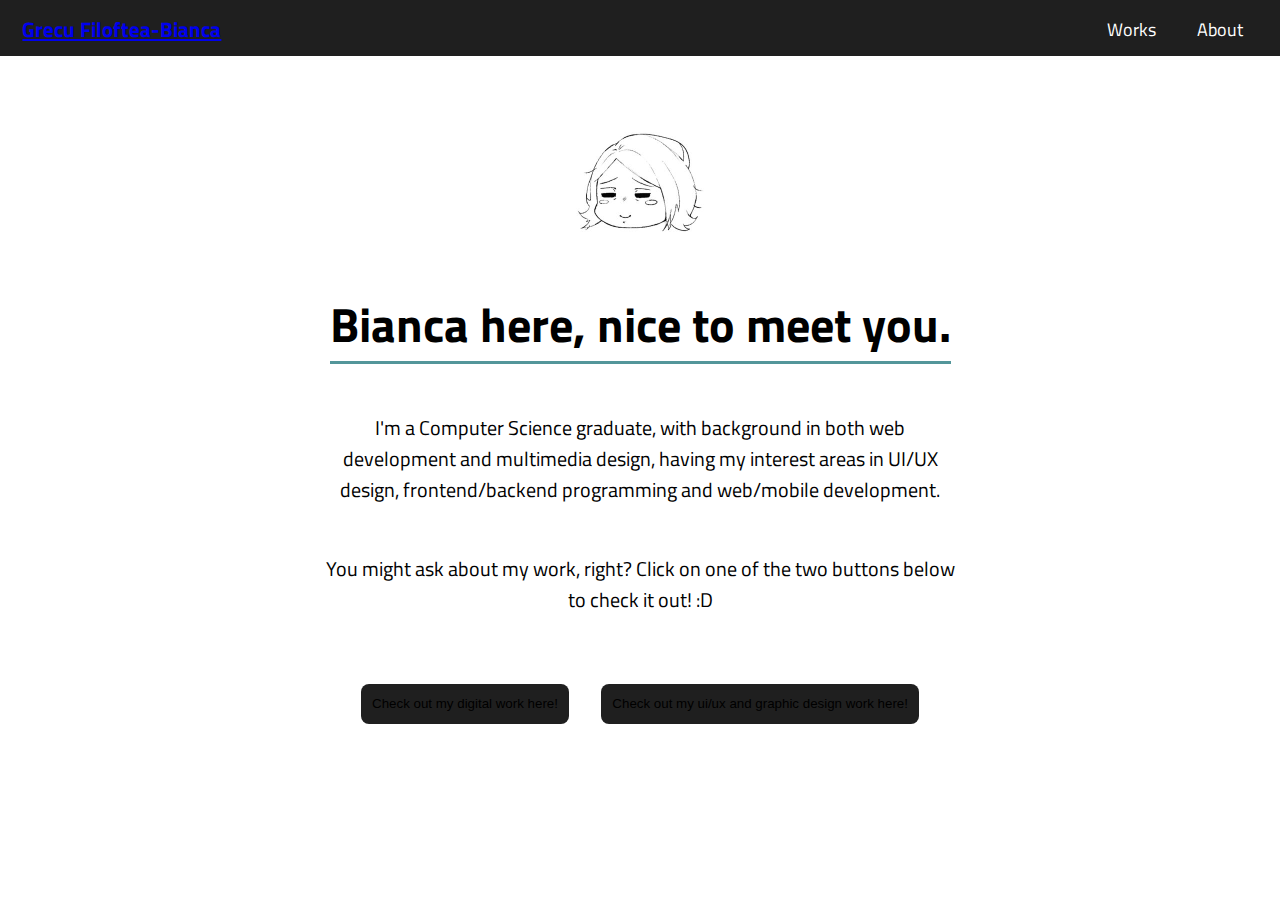
<file: index.html>
<!doctype html>
<html>
<head>
<meta charset="utf-8">
	<meta name="viewport" content="width=device-width,initial-scale=1.0">
	<meta http-equiv="X-UA-Compatible" content="IE-edge">
	<link rel="stylesheet" href="css/index.css">
	<link href="https://fonts.googleapis.com/css?family=Titillium+Web&display=swap" rel="stylesheet">
	<link rel="stylesheet" href="https://cdnjs.cloudflare.com/ajax/libs/font-awesome/4.7.0/css/font-awesome.min.css">
	<link rel="shortcut icon" type="image/x-icon" href="img/favicon.png"/>
	
<title>Home</title>
</head>

<body>
	<!-- navigation bar -->
	<nav class="navigation" id="burger_menu">
		<h1><a href="index.html">Grecu Filoftea-Bianca</a></h1>
					<!-- For phone and tablet -->
					<a href="#" class="hamburger">
						<span class="bar"></span>
						<span class="bar"></span>
						<span class="bar"></span>
					</a>
			
		<div class="nav_links">
		<ul>
			<li id="dropdown_works"><a>Works</a>
			<ul id="dropdown_list">
				<li><a href="webdev.html">Digital Projects</a></li>
				<li><a href="uiux.html">UI/UX & Graphic Design</a></li>
			</ul>
		</li>
			<li><a href="about.html">About</a></li>
		</ul>
	</div>
	</nav>

	<!-- header -->
	<header class="welcome">
		<img class="icon" src="img/icon.jpg" width="200" height="200">
		<h1>Bianca here, nice to meet you.</h1>
		<p>I'm a Computer Science graduate, with background in both web development and multimedia design, having my interest areas in UI/UX design, frontend/backend programming and web/mobile development.
		<p>You might ask about my work, right? Click on one of the two buttons below to check it out! :D</p>
		</p>
	</header>

	<section class="work">
		<a href="webdev.html"><button>
			Check out my digital work here!
		</button></a>

		<a href="uiux.html"><button>
			Check out my ui/ux and graphic design work here!
		</button></a>

	</section>

	<script src="js/app.js"></script>
	
</body>
</html>
</file>
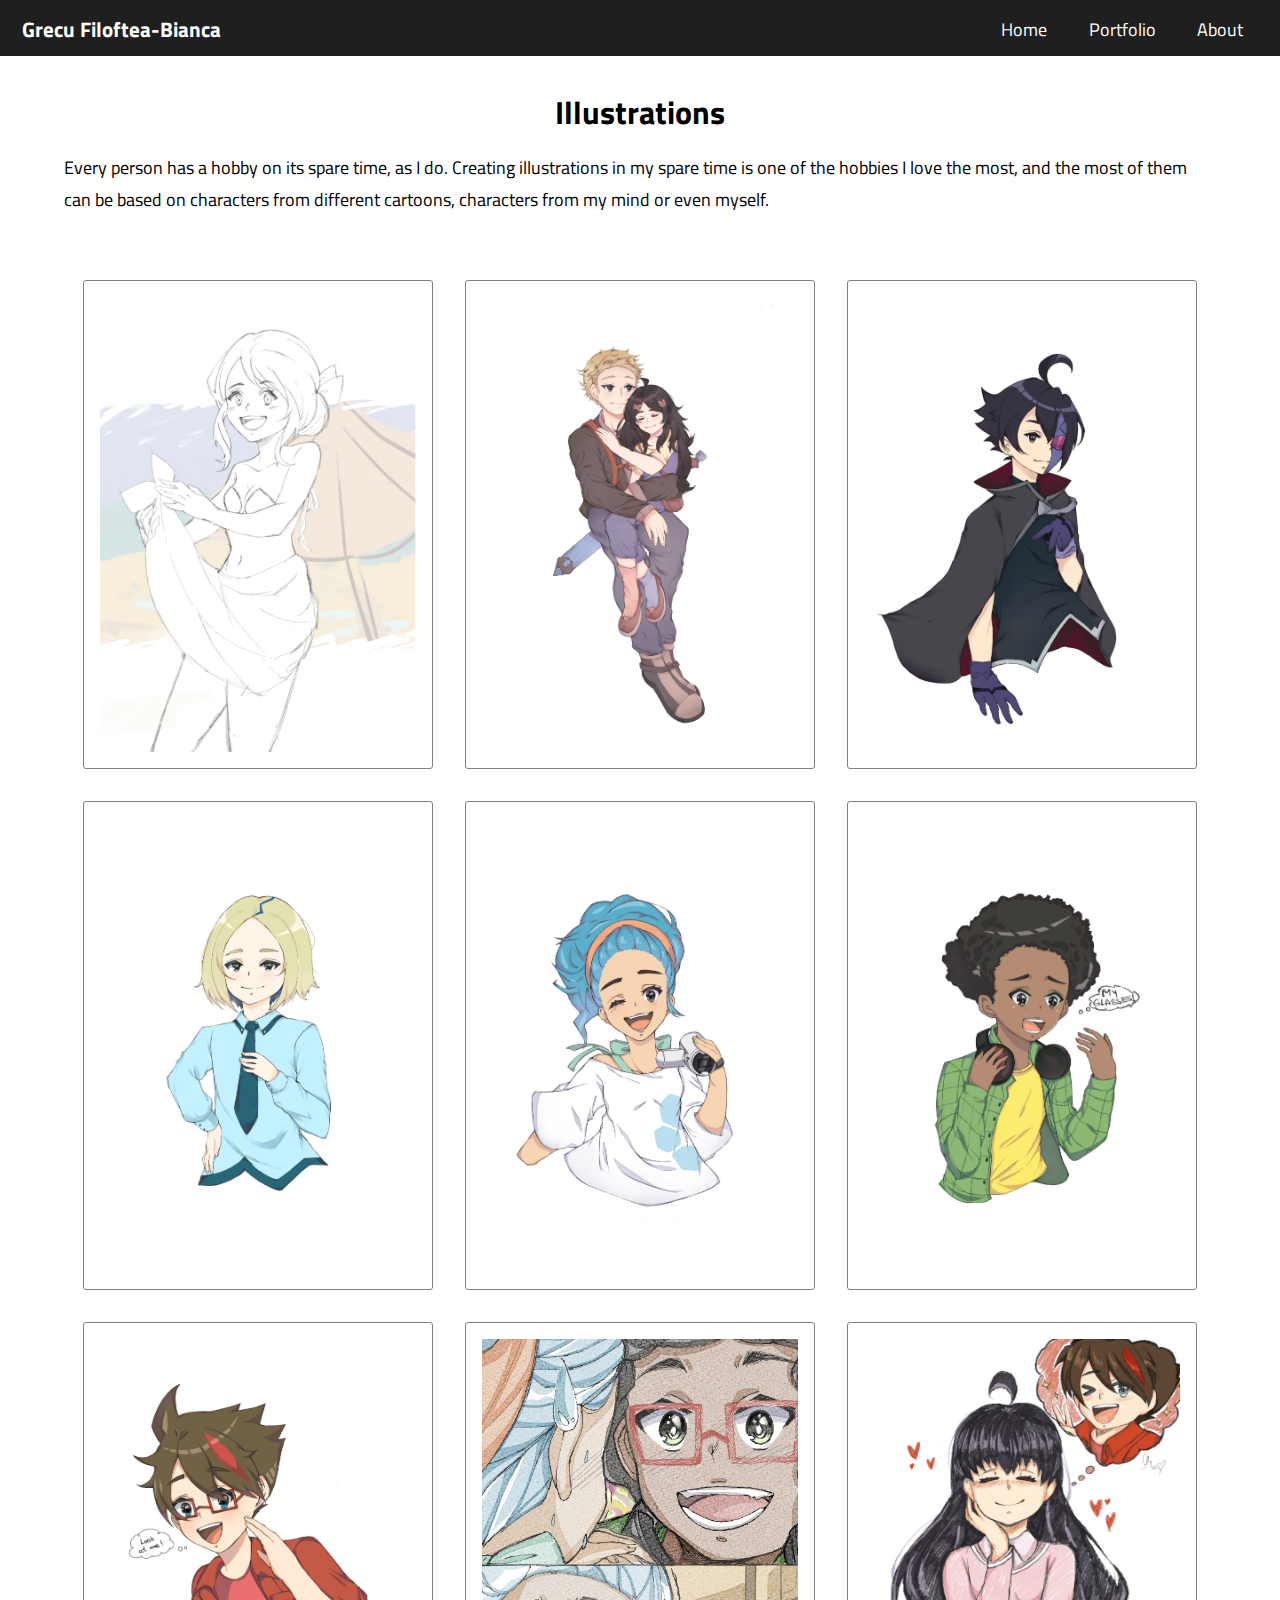
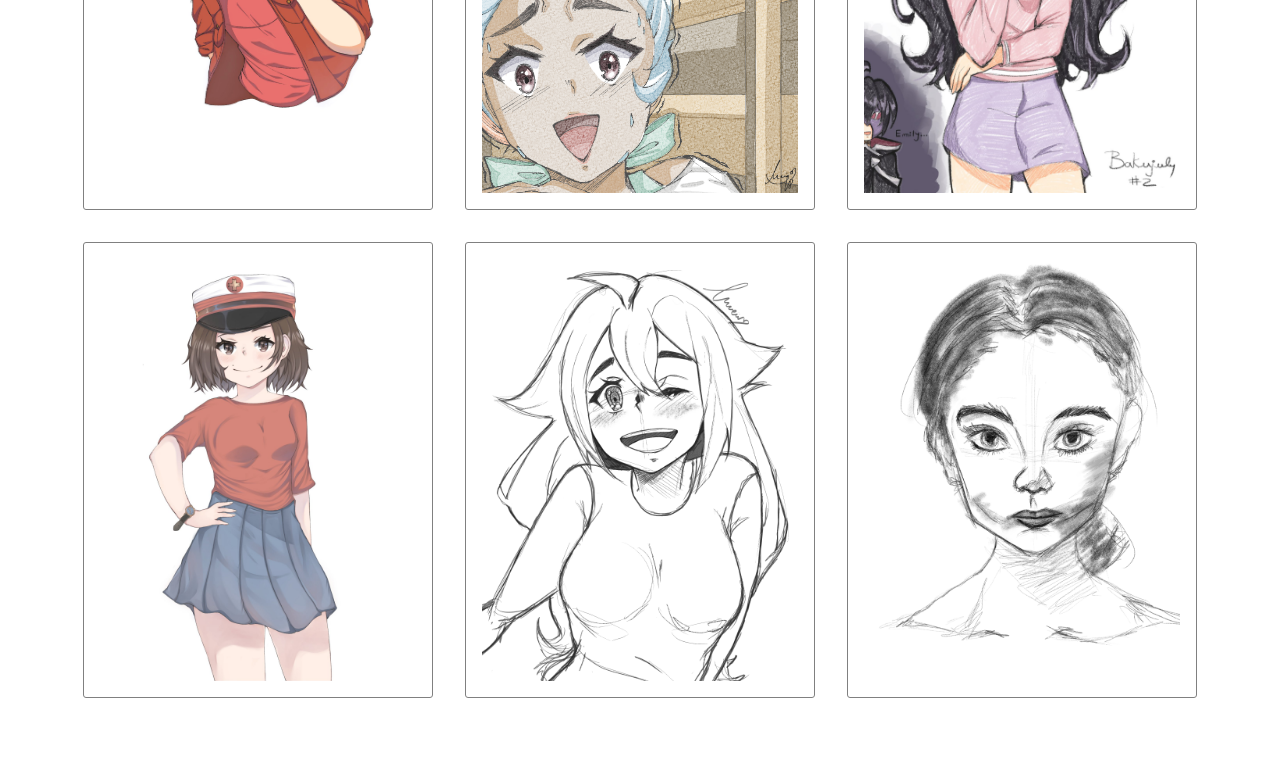
<file: art.html>
<!DOCTYPE html>
<html>
<head>
    <meta charset="UTF-8">
    <meta name="viewport" content="width=device-width, initial-scale=1.0">
    <meta http-equiv="X-UA-Compatible" content="IE-edge">
    <link rel="stylesheet" href="css/art.css">
    <link href="https://fonts.googleapis.com/css?family=Titillium+Web&display=swap" rel="stylesheet">
    <link rel="stylesheet" href="https://cdnjs.cloudflare.com/ajax/libs/font-awesome/4.7.0/css/font-awesome.min.css">
    <link rel="shortcut icon" type="image/x-icon" href="img/favicon.png"/>
    
    <title>Illustrations</title>
</head>

<body>

    <nav class="navigation">
        <input type="checkbox" id="box">
        <label for="check_box" class="menu">
            <i class="fa fa-bars"></i>
        </label>
		<h1>Grecu Filoftea-Bianca</h1>
		<ul>
			<li><a href="home.html">Home</a></li>
			<li><p class="portfolio">Portfolio</p>
			<ul class="dropdown">
				<li><a href="webdev.html">Web Development</a></li>
				<li><a href="uiux.html">UI/UX Design</a></li>
				<li><a href="art.html">Illustrations</a></li>
			</ul>
		</li>
			<li><a href="about.html">About</a></li>
		</ul>
	</nav>

    <header class="art">
        <h1>Illustrations</h1>
        <p>Every person has a hobby on its spare time, as I do. Creating illustrations in my spare time is one of the hobbies I love the most, and the most of them can be based on characters from different cartoons,
           characters from my mind or even myself.
        </p>
    </header>

    <div class="art_gallery">
        <ul class="illusts">
            <li>
                <img src="img/illust 1.jpg" alt="">
            </li>
            <li>
                <img src="img/illust 2.jpg" alt="">
            </li>
            <li>
                <img src="img/illust 3.jpg" alt="">
            </li>
            <li>
                <img src="img/illust 4.jpg" alt="">
            </li>
            <li>
                <img src="img/illust 5.jpg" alt="">
            </li>
            <li>
                <img src="img/illust 6.jpg" alt="">
            </li>
            <li>
                <img src="img/illust 7.jpg" alt="">
            </li>
            <li>
                <img src="img/illust 8.png" alt="">
            </li>
            <li>
                <img src="img/illust 9.jpg" alt="">
            </li>
            <li>
                <img src="img/illust 10.jpg" alt="">
            </li>
            <li>
                <img src="img/illust 11.png" alt="">
            </li>
            <li>
                <img src="img/illust 12.png" alt="">
            </li>
        </ul>
    </div>

    <script src="js/app.js"></script>

</body>
</html>
</file>
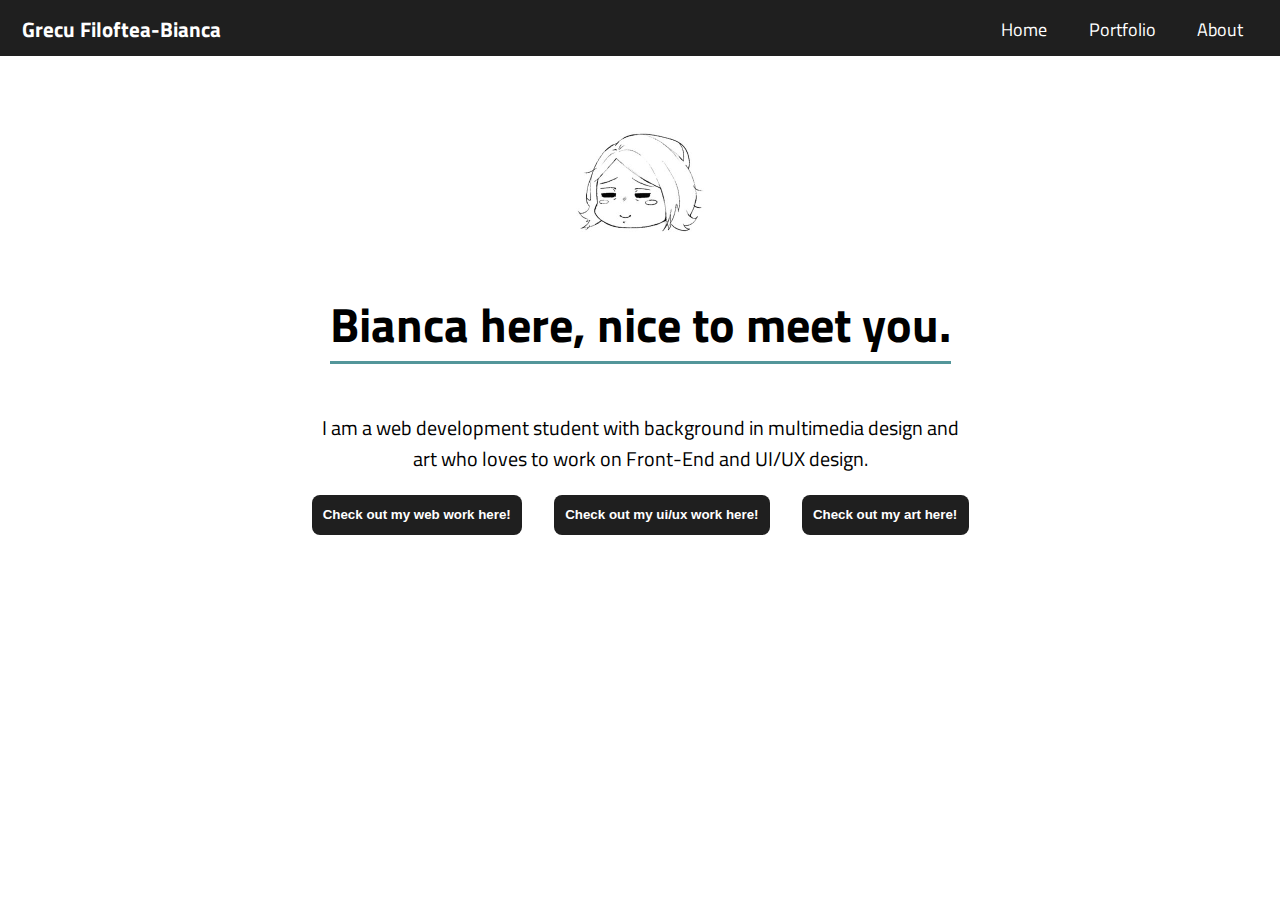
<file: home.html>
<!doctype html>
<html>
<head>
<meta charset="utf-8">
	<meta name="viewport" content="width=device-width,initial-scale=1.0">
	<meta http-equiv="X-UA-Compatible" content="IE-edge">
	<link rel="stylesheet" href="css/home.css">
	<link href="https://fonts.googleapis.com/css?family=Titillium+Web&display=swap" rel="stylesheet">
	<link rel="stylesheet" href="https://cdnjs.cloudflare.com/ajax/libs/font-awesome/4.7.0/css/font-awesome.min.css">
	<link rel="shortcut icon" type="image/x-icon" href="img/favicon.png"/>
	
<title>Home</title>
</head>

<body>
	<!-- navigation bar -->
	<nav class="navigation" id="burger_menu">
		<h1>Grecu Filoftea-Bianca</h1>
		<ul>
			<li><a href="home.html">Home</a></li>
			<li><p class="portfolio">Portfolio</p>
			<ul>
				<li><a href="webdev.html">Web Development</a></li>
				<li><a href="uiux.html">UI/UX Design</a></li>
				<li><a href="art.html">Illustrations</a></li>
			</ul>
		</li>
			<li><a href="about.html">About</a></li>
		</ul>
		<label id="menu">
		<i class="fa fa-bars"></i>
	    </label> 
	</nav>

	<!-- header -->
	<header class="welcome">
		<img class="icon" src="img/icon.jpg" width="200" height="200">
		<h1>Bianca here, nice to meet you.</h1>
		<p>I am a web development student with background in multimedia design and art
			who loves to work on Front-End and UI/UX design.
		</p>
	</header>

	<section class="work">
		<button>
			<a href="webdev.html">Check out my web work here!</a>
		</button>

		<button>
			<a href="uiux.html">Check out my ui/ux work here!</a>
		</button>

		<button>
			<a href="art.html">Check out my art here!</a>
		</button>
	</section>

	<script src="js/app.js"></script>
	
</body>
</html>
</file>
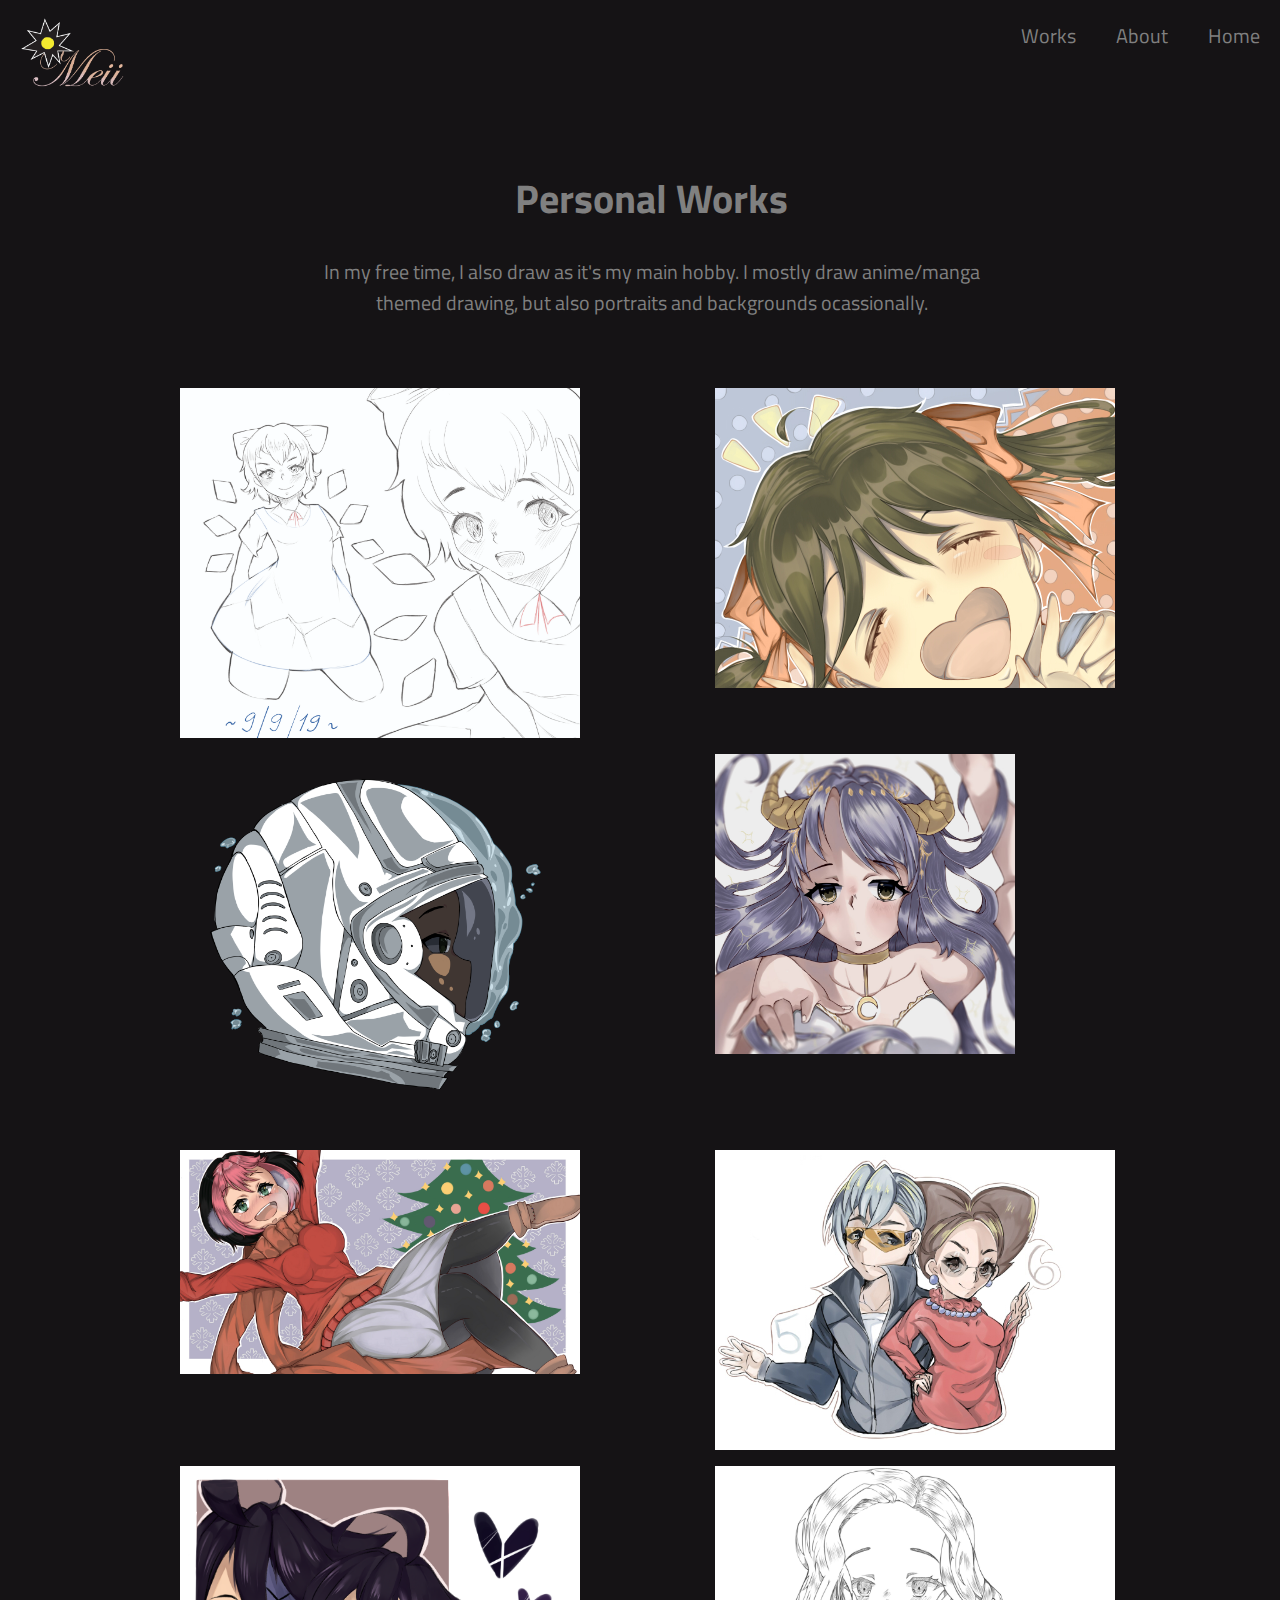
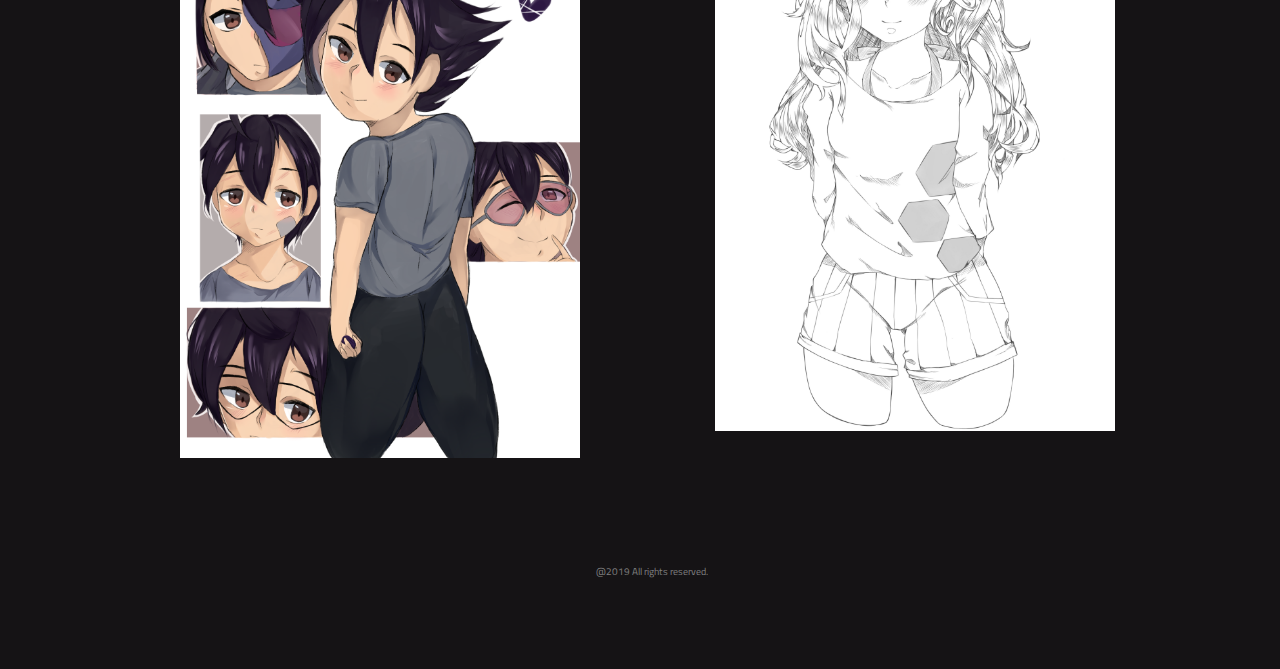
<file: personalwork.html>
<!doctype html>
<html>
<head>
<meta charset="utf-8">
	<meta name="viewport" content="width=devide-width,initial-scale=1.0">
	<meta http-equiv="X-UA-Compatible" content="ie=edge">
	<link rel="stylesheet" href="personalwork.css">
	<link href="https://fonts.googleapis.com/css?family=Titillium+Web&display=swap" rel="stylesheet">
	<link rel="shortcut icon" type="image/x-icon" href="img/favicon.png"/>
	
<title>Personal Works</title>
</head>

<body>
	<div class="wrapper">
	<div class="logo"><a href="front.html"><img src="img/logo.png" alt="Logo" width="150" height="100"></a></div>
	<nav class="navbar">
		<a href="home.html">Home</a>
		<a href="about.html">About</a>
  <nav class="dropdown">
    <button class="dropbtn">Works<i class="fa fa-caret-down">
		</i>
    </button>
    <nav class="dropdown-content">
      <a href="professionalwork.html">Professional Work</a>
      <a href="personalwork.html">Personal Work</a>
      <a href="animationsandvideos.html">Animations and Videos</a>
	  </nav>
  </nav>
</nav>
	  <article class="header"><h1>Personal Works</h1>
		<p1>In my free time, I also draw as it's my main hobby.</p1> 
		<p2>I mostly draw anime/manga themed drawing, but also portraits and backgrounds ocassionally.</p2></article>
	
	<article class="item1"><img src="img/cirno2.jpg" href="Space Odyssey" alt="category" width="400" height="350">
	</article>
    <article class="item2"><img src="img/finished.jpg" href="drawing" alt="category" width="400"></article>
	<article class="item3"><img src="img/project1.png" href="spaceproject" alt="category" width="400" height="380"></article>
	<article class="item4"><img src="img/heh.jpg" href="drawing2" alt="category" width="300"></article>
		<article class="item5"><img src="img/meii18.jpg" hre="contest" alt="category" width="400"></article>
	    <article class="item6"><img src="img/6.jpg" href="drawing3" alt="category" width="400" height="300"></article>
		<article class="item7"><img src="img/magnus lol.png" href="drawing4" alt="category" width="400"></article>
		<article class="item8"><img src="img/NewCanvas1lia.jpg" href="sketch" alt="category" width="400"></article>
		<article class="footer"><p>@2019 All rights reserved.</p></article>
	</div>
</body>
</html>
</file>
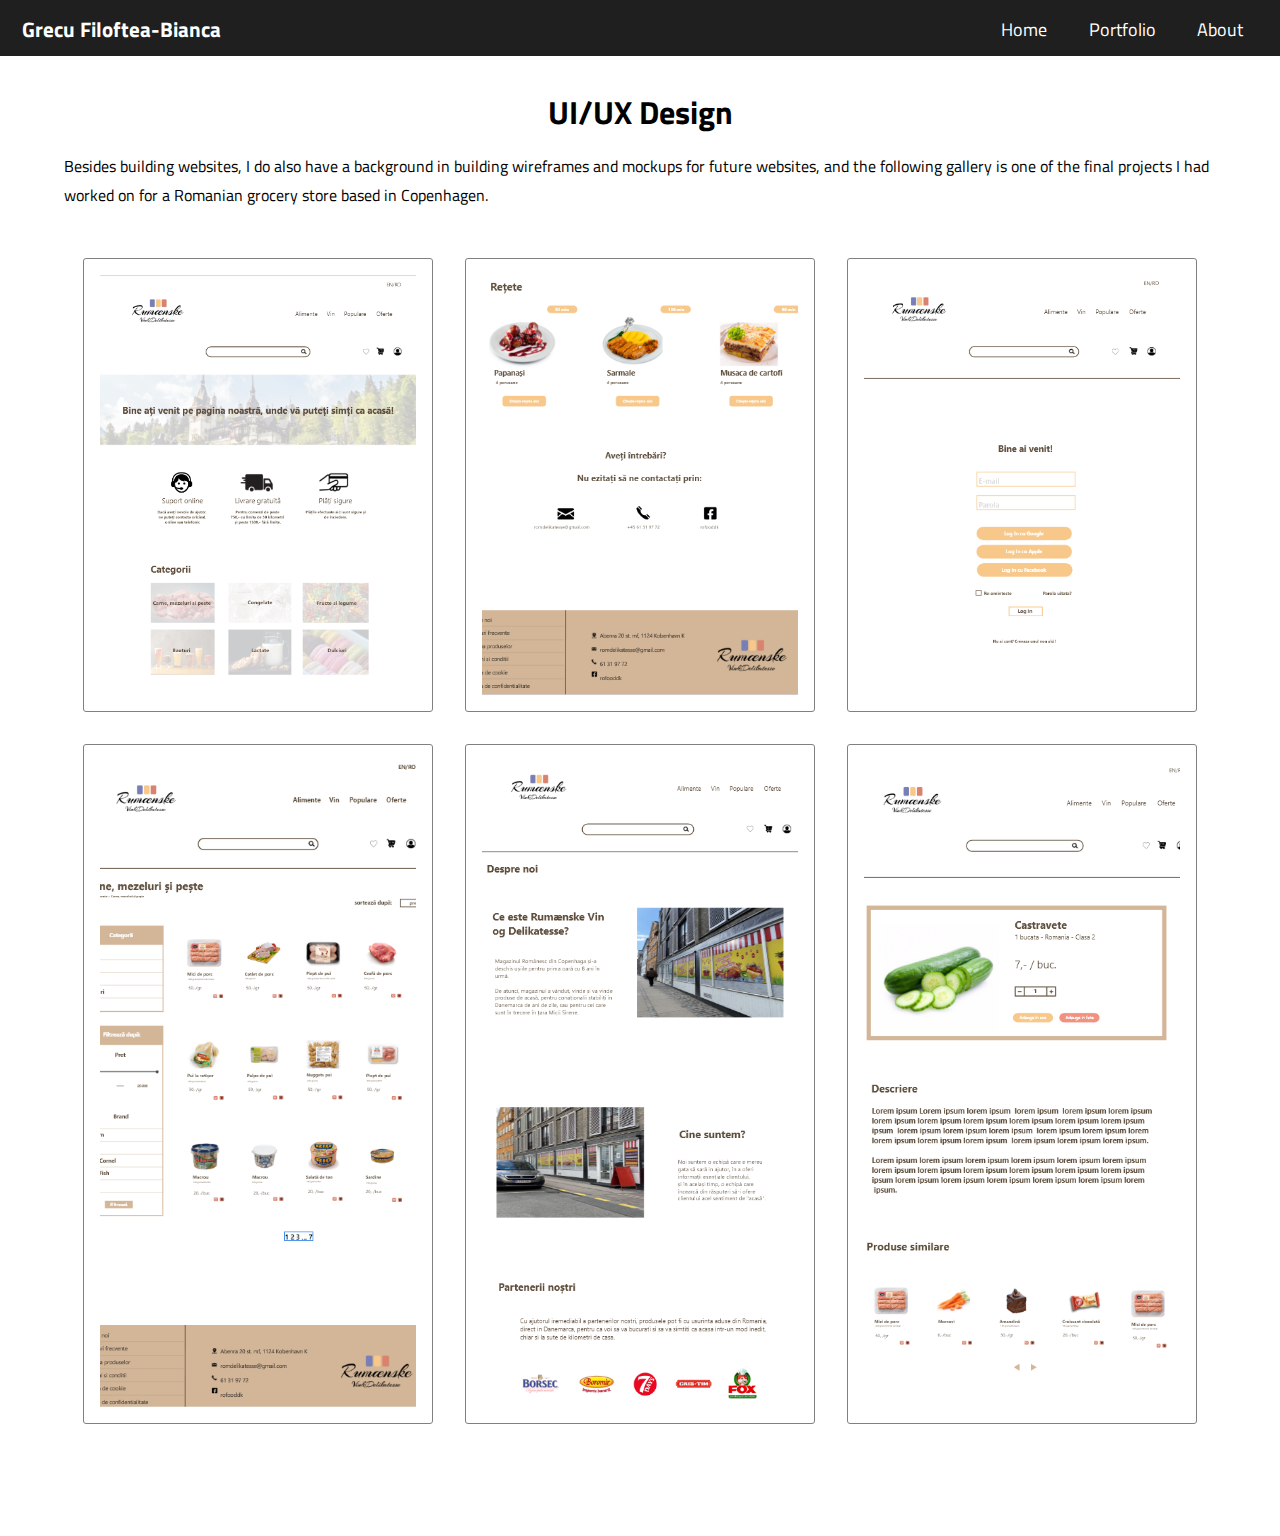
<file: uiux.html>
<!doctype html>
<html>
<head>
<meta charset="utf-8">
	<meta name="viewport" content="width=device-width,initial-scale=1.0">
	<meta http-equiv="X-UA-Compatible" content="IE-edge">
	<link rel="stylesheet" href="css/uiux.css">
	<link href="https://fonts.googleapis.com/css?family=Titillium+Web&display=swap" rel="stylesheet">
	<link rel="stylesheet" href="https://cdnjs.cloudflare.com/ajax/libs/font-awesome/4.7.0/css/font-awesome.min.css">
	<link rel="shortcut icon" type="image/x-icon" href="img/favicon.png"/>
	
<title>UI/UX Design</title>
</head>

<body>

	<nav class="navigation">
		<input type="checkbox" id="box">
        <label for="check_box" class="menu">
        <i class="fa fa-bars"></i>
        </label>
		<h1>Grecu Filoftea-Bianca</h1>
		<ul>
			<li><a href="home.html">Home</a></li>
			<li><p class="portfolio">Portfolio</p>
			<ul>
				<li><a href="webdev.html">Web Development</a></li>
				<li><a href="uiux.html">UI/UX Design</a></li>
				<li><a href="art.html">Illustrations</a></li>
			</ul>
		</li>
			<li><a href="about.html">About</a></li>
		</ul>
	</nav>

	<header class="description">
		<h1>UI/UX Design</h1>
		<p>Besides building websites, I do also have a background in building wireframes and mockups for future websites, and the following gallery
			is one of the final projects I had worked on for a Romanian grocery store based in Copenhagen.
		</p>
	</header>

	<div class="gallery">
		<ul class="pictures">
		<li>
			<img src="img/mockup website 1.png">
		</li>
		<li>
			<img src="img/mockup website 2.png">
		</li>
		<li>
			<img src="img/mockup website 3.png">
		</li>
		<li>
			<img src="img/mockup website 4.png">
		</li>
		<li>
			<img src="img/mockup website 5.png">
		</li>
		<li>
			<img src="img/mockup website 6.png">
		</li>
	</ul>
	</div>

	<script src="js/app.js"></script>

</body>
</html>
</file>
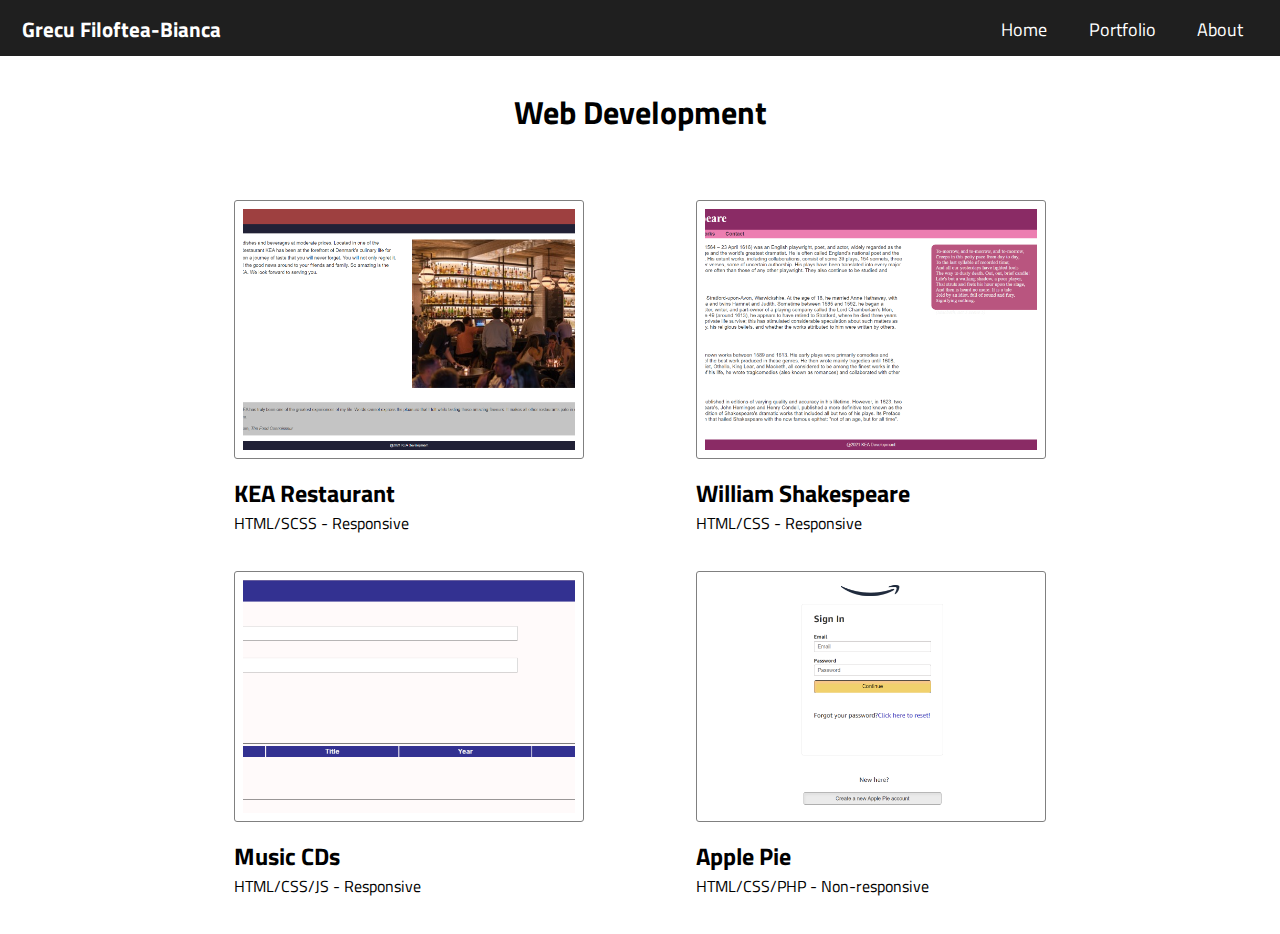
<file: webdev.html>
<!doctype html>
<html>
<head>
<meta charset="utf-8">
	<meta name="viewport" content="width=device-width,initial-scale=1.0">
	<meta http-equiv="X-UA-Compatible" content="IE-edge">
	<link rel="stylesheet" href="css/webdev.css">
	<link href="https://fonts.googleapis.com/css?family=Titillium+Web&display=swap" rel="stylesheet">
	<link rel="stylesheet" href="https://cdnjs.cloudflare.com/ajax/libs/font-awesome/4.7.0/css/font-awesome.min.css">
	<link rel="shortcut icon" type="image/x-icon" href="img/favicon.png"/>
	
<title>Web Development</title>
</head>

<nav class="navigation">
	<input type="checkbox" id="box">
        <label for="check_box" class="menu">
        <i class="fa fa-bars"></i>
        </label>
	<h1>Grecu Filoftea-Bianca</h1>
	<ul>
		<li><a href="home.html">Home</a></li>
		<li><p class="portfolio">Portfolio</p>
		<ul>
			<li><a href="webdev.html">Web Development</a></li>
			<li><a href="uiux.html">UI/UX Design</a></li>
			<li><a href="art.html">Illustrations</a></li>
		</ul>
	</li>
		<li><a href="about.html">About</a></li>
	</ul>
</nav>

	<header class="title">
		<h1>Web Development</h1>
	</header>

	<div class="project_gallery">
		<ul class="images">
			<li>
				<a href="">
				<img src="img/kea_restaurant.png" width="1150" height="700" alt="kea_restaurant">
			</a>
					<h2>
						KEA Restaurant
					</h2>
					<p>
						HTML/SCSS - Responsive
					</p>
			</li>

			<li>
				<a href="">
				<img src="img/william_shakespeare.png" alt="william_shakespeare">
			</a>
					<h2>
						William Shakespeare
					</h2>
					<p>
						HTML/CSS - Responsive
					</p>
			</li>

			<li>
				<a href="">
				<img src="img/music_cd.png" alt="music_cd">
			</a>
					<h2>
						Music CDs
					</h2>
					<p>
						HTML/CSS/JS - Responsive
					</p>
			</li>

			<li>
				<a href="">
				<img src="img/apple_pie.png" alt="apple_pie">
			</a>
				<div class="image_overlay">
					<h2>
						Apple Pie
					</h2>
					<p>
						HTML/CSS/PHP - Non-responsive
					</p>
			</li>
		</ul>
	</div>

	<script src="js/app.js"></script>

</body>
</html>
</file>
<file: css/index.css>
* {
  margin: 0;
  padding: 0;
  -webkit-box-sizing: border-box;
          box-sizing: border-box;
}

body {
  font-family: 'Titillium Web', sans-serif;
}

/* remaking the navbar */
.navigation {
  width: 100%;
  height: 3.5rem;
  background-color: #1f1f1f;
}

.navigation h1 {
  padding: 0.8rem 1.4rem;
  height: 0;
  float: left;
  font-size: 21px;
  font-weight: bold;
  color: white;
}

.portfolio {
  font-size: 18px;
  color: white;
  padding: 0.3rem 1.3rem;
}

.navigation ul {
  float: right;
  padding: 0.7rem 1rem;
}

.navigation ul li {
  float: left;
  list-style: none;
  position: relative;
}

.navigation ul li a {
  display: block;
  text-decoration: none;
  padding: 0.3rem 1.3rem;
  font-size: 18px;
  color: white;
}

.navigation ul li a::after {
  content: "";
  position: absolute;
  left: 12px;
  bottom: 3px;
  width: 55%;
  height: 1px;
  margin-left: 0.5rem;
  -webkit-transform: scaleX(0);
          transform: scaleX(0);
  -webkit-transform-origin: left;
          transform-origin: left;
  -webkit-transition: -webkit-transform 250ms ease-in;
  transition: -webkit-transform 250ms ease-in;
  transition: transform 250ms ease-in;
  transition: transform 250ms ease-in, -webkit-transform 250ms ease-in;
  background-color: #53969a;
}

.navigation ul li a:hover::after {
  -webkit-transform: scaleX(1);
          transform: scaleX(1);
}

.navigation ul li ul {
  display: none;
  background-color: #1f1f1f;
  border-radius: 0 0 0.7rem 0.7rem;
}

.navigation ul li:hover ul {
  display: block;
  position: absolute;
}

.navigation ul li ul li {
  width: 120px;
  border-radius: 0.7rem;
}

.navigation ul li ul li a {
  padding: 0.5rem;
  color: white;
}

/* for making the underline for transition */
.navigation ul li ul li a::after {
  content: "";
  position: absolute;
  left: 0;
  bottom: 5px;
  width: 85%;
  height: 1.5px;
  margin-left: 0.5rem;
  -webkit-transform: scaleX(0);
          transform: scaleX(0);
  -webkit-transform-origin: left;
          transform-origin: left;
  -webkit-transition: -webkit-transform 250ms ease-in;
  transition: -webkit-transform 250ms ease-in;
  transition: transform 250ms ease-in;
  transition: transform 250ms ease-in, -webkit-transform 250ms ease-in;
  background-color: #53969a;
}

.navigation ul li ul li a:hover::after {
  -webkit-transform: scaleX(1);
          transform: scaleX(1);
}

#menu {
  float: right;
  color: white;
  font-size: 25px;
  margin: 0.7rem 0;
  margin-left: 0.3rem;
  margin-right: 2rem;
  display: none;
}

.welcome {
  display: -webkit-box;
  display: -ms-flexbox;
  display: flex;
  -webkit-box-pack: center;
      -ms-flex-pack: center;
          justify-content: center;
  -webkit-box-orient: vertical;
  -webkit-box-direction: normal;
      -ms-flex-direction: column;
          flex-direction: column;
  -webkit-box-align: center;
      -ms-flex-align: center;
          align-items: center;
  margin-top: 2rem;
}

.icon {
  border-radius: 80px;
}

.welcome h1 {
  position: relative;
  font-weight: bold;
  font-size: 48px;
  border-bottom: 0.2rem solid #53969a;
}

.welcome p {
  margin-top: 3rem;
  font-size: 20px;
  width: 50%;
  text-align: center;
}

.work {
  display: -webkit-box;
  display: -ms-flexbox;
  display: flex;
  -webkit-box-pack: center;
      -ms-flex-pack: center;
          justify-content: center;
  -webkit-box-orient: horizontal;
  -webkit-box-direction: normal;
      -ms-flex-direction: row;
          flex-direction: row;
  -webkit-box-align: center;
      -ms-flex-align: center;
          align-items: center;
  margin: 1.3rem 0;
}

button {
  height: 2.5rem;
  padding: 0.7rem;
  border-radius: 0.5rem;
  border-style: hidden;
  position: relative;
  z-index: 1;
  cursor: pointer;
  background-color: #1f1f1f;
  margin: 0 1rem;
}

button a {
  text-decoration: none;
  color: white;
  font-weight: bold;
}

button::after {
  content: "";
  position: absolute;
  width: 100%;
  height: 100%;
  -webkit-transform: scaleX(0);
          transform: scaleX(0);
  -webkit-transform-origin: right;
          transform-origin: right;
  -webkit-transition: -webkit-transform 250ms ease-in;
  transition: -webkit-transform 250ms ease-in;
  transition: transform 250ms ease-in;
  transition: transform 250ms ease-in, -webkit-transform 250ms ease-in;
  top: 0;
  left: 0;
  background-color: #53969a;
  border-radius: 0.5rem;
  z-index: -1;
}

button:hover::after {
  -webkit-transform: scaleX(1);
          transform: scaleX(1);
  -webkit-transform-origin: left;
          transform-origin: left;
}

@media (max-width: 768px) {
  .navigation h1 {
    padding-top: 1.3rem;
    padding-bottom: 1.1rem;
    font-size: 25px;
  }
  .navigation {
    margin: 0;
  }
  .navigation ul {
    position: absolute;
    top: 50px;
    left: 0;
    right: 0;
    padding-top: 1rem;
    padding-bottom: 1rem;
    background-color: #1f1f1f;
  }
  .navigation ul.show {
    left: 0;
  }
  .navigation ul li {
    display: none;
    width: 100%;
  }
  .navigation ul:hover li {
    display: block;
  }
  .navigation ul li ul {
    position: relative;
    width: 100%;
  }
  .navigation ul li a {
    font-size: 25px;
    text-align: center;
    line-height: 3rem;
  }
  .navigation ul li a::after {
    content: "";
    display: none;
  }
  .navigation ul li ul li a::after {
    content: "";
    display: none;
  }
  .portfolio {
    text-align: center;
    font-size: 25px;
  }
  .navigation ul li ul {
    z-index: 1;
  }
  .navigation ul li ul li {
    width: 100%;
    margin-bottom: 0.5rem;
  }
  .navigation ul li ul li a {
    text-align: center;
    font-size: 25px;
  }
  .navigation ul li ul li a:hover {
    background: #3e6264;
  }
  #menu {
    display: block;
    margin-top: 1.3rem;
    margin-bottom: 1.1rem;
  }
  .welcome h1 {
    font-size: 35px;
  }
  .welcome p {
    width: 80%;
    margin-bottom: 0.5rem;
    font-size: 18px;
  }
  button {
    padding: 0.5rem;
  }
  button a {
    font-size: 12px;
  }
}

@media (max-width: 480px) {
  .navigation h1 {
    font-size: 25px;
    padding-top: 1.2rem;
    padding-bottom: 0.9rem;
  }
  .navigation ul li a {
    font-size: 20px;
  }
  .portfolio {
    font-size: 20px;
  }
  .navigation ul li ul li a {
    font-size: 20px;
  }
  .welcome h1 {
    font-size: 25px;
  }
  button {
    padding: 0.3rem;
  }
  button a {
    font-size: 12px;
  }
}
/*# sourceMappingURL=home.css.map */
</file>
<file: css/art.css>
* {
  margin: 0;
  padding: 0;
  -webkit-box-sizing: border-box;
          box-sizing: border-box;
}

body {
  font-family: 'Titillium Web', sans-serif;
}

/* remaking the navbar */
.navigation {
  width: 100%;
  height: 3.5rem;
  background-color: #1f1f1f;
}

.navigation h1 {
  padding: 0.8rem 1.4rem;
  height: 0;
  float: left;
  font-size: 21px;
  font-weight: bold;
  color: white;
}

.portfolio {
  font-size: 18px;
  color: white;
  padding: 0.3rem 1.3rem;
}

.navigation ul {
  float: right;
  padding: 0.7rem 1rem;
}

.navigation ul li {
  float: left;
  list-style: none;
  position: relative;
}

.navigation ul li a {
  display: block;
  text-decoration: none;
  padding: 0.3rem 1.3rem;
  font-size: 18px;
  color: white;
}

.navigation ul li a::after {
  content: "";
  position: absolute;
  left: 12px;
  bottom: 3px;
  width: 55%;
  height: 1px;
  margin-left: 0.5rem;
  -webkit-transform: scaleX(0);
          transform: scaleX(0);
  -webkit-transform-origin: left;
          transform-origin: left;
  -webkit-transition: -webkit-transform 250ms ease-in;
  transition: -webkit-transform 250ms ease-in;
  transition: transform 250ms ease-in;
  transition: transform 250ms ease-in, -webkit-transform 250ms ease-in;
  background-color: #53969a;
}

.navigation ul li a:hover::after {
  -webkit-transform: scaleX(1);
          transform: scaleX(1);
}

.navigation ul li ul {
  display: none;
  background-color: #1f1f1f;
  border-radius: 0 0 0.7rem 0.7rem;
}

.navigation ul li:hover ul {
  display: block;
  position: absolute;
}

.navigation ul li ul li {
  width: 120px;
  border-radius: 0.7rem;
}

.navigation ul li ul li a {
  padding: 0.5rem;
  color: white;
}

/* for making the underline for transition */
.navigation ul li ul li a::after {
  content: "";
  position: absolute;
  left: 0;
  bottom: 5px;
  width: 85%;
  height: 1.5px;
  margin-left: 0.5rem;
  -webkit-transform: scaleX(0);
          transform: scaleX(0);
  -webkit-transform-origin: left;
          transform-origin: left;
  -webkit-transition: -webkit-transform 250ms ease-in;
  transition: -webkit-transform 250ms ease-in;
  transition: transform 250ms ease-in;
  transition: transform 250ms ease-in, -webkit-transform 250ms ease-in;
  background-color: #53969a;
}

.navigation ul li ul li a:hover::after {
  -webkit-transform: scaleX(1);
          transform: scaleX(1);
}

#box {
  display: none;
}

.menu {
  float: right;
  color: white;
  font-size: 25px;
  margin: 0.7rem 0;
  margin-left: 0.3rem;
  margin-right: 2rem;
  display: none;
}

.art {
  display: -webkit-box;
  display: -ms-flexbox;
  display: flex;
  -webkit-box-orient: vertical;
  -webkit-box-direction: normal;
      -ms-flex-direction: column;
          flex-direction: column;
  -webkit-box-pack: center;
      -ms-flex-pack: center;
          justify-content: center;
  margin: 2rem 4rem;
}

.art h1 {
  margin-bottom: 1rem;
  font-weight: bold;
  text-align: center;
}

.art p {
  line-height: 2rem;
  margin-bottom: 1rem;
  font-size: 18px;
}

.art_gallery {
  margin-bottom: 5rem;
  margin-top: 3rem;
}

.illusts {
  display: -webkit-box;
  display: -ms-flexbox;
  display: flex;
  -ms-flex-wrap: wrap;
      flex-wrap: wrap;
  -webkit-box-pack: center;
      -ms-flex-pack: center;
          justify-content: center;
  gap: 2rem;
}

.illusts > li {
  -ms-flex-preferred-size: 350px;
      flex-basis: 350px;
}

.illusts li {
  list-style: none;
}

.illusts li img {
  -o-object-fit: cover;
     object-fit: cover;
  width: 100%;
  height: 100%;
  border: 0.1rem solid grey;
  vertical-align: middle;
  border-radius: 3px;
}

.illusts img {
  padding: 1rem;
}

@media (max-width: 768px) {
  .navigation h1 {
    padding-top: 1.3rem;
    padding-bottom: 1.1rem;
    font-size: 25px;
  }
  .navigation {
    margin: 0;
  }
  .navigation ul {
    position: absolute;
    top: 50px;
    left: 0;
    right: 0;
    padding-top: 1rem;
    padding-bottom: 1rem;
    background-color: #1f1f1f;
  }
  .navigation ul.show {
    left: 0;
  }
  .navigation ul li {
    display: none;
    width: 100%;
  }
  .navigation ul:hover li {
    display: block;
  }
  .navigation ul li ul {
    position: relative;
    width: 100%;
  }
  .navigation ul li a {
    font-size: 25px;
    text-align: center;
    line-height: 3rem;
  }
  .navigation ul li a::after {
    content: "";
    display: none;
  }
  .navigation ul li ul li a::after {
    content: "";
    display: none;
  }
  .portfolio {
    text-align: center;
    font-size: 25px;
  }
  .navigation ul li ul {
    z-index: 1;
  }
  .navigation ul li ul li {
    width: 100%;
    margin-bottom: 0.5rem;
  }
  .navigation ul li ul li a {
    text-align: center;
    font-size: 25px;
  }
  .menu {
    display: initial;
    margin-top: 1.3rem;
    margin-bottom: 1.1rem;
  }
  .art h1 {
    padding-top: 1rem;
    font-size: 35px;
  }
  .art p {
    font-size: 18px;
  }
  .illusts {
    margin: 1rem;
  }
}

@media (max-width: 480px) {
  .navigation h1 {
    font-size: 25px;
    padding-top: 1.2rem;
    padding-bottom: 0.9rem;
  }
  .navigation ul li a {
    font-size: 20px;
  }
  .portfolio {
    font-size: 20px;
  }
  .navigation ul li ul li a {
    font-size: 20px;
  }
}
/*# sourceMappingURL=art.css.map */
</file>
<file: css/home.css>
* {
  margin: 0;
  padding: 0;
  -webkit-box-sizing: border-box;
          box-sizing: border-box;
}

body {
  font-family: 'Titillium Web', sans-serif;
}

/* remaking the navbar */
.navigation {
  width: 100%;
  height: 3.5rem;
  background-color: #1f1f1f;
}

.navigation h1 {
  padding: 0.8rem 1.4rem;
  height: 0;
  float: left;
  font-size: 21px;
  font-weight: bold;
  color: white;
}

.portfolio {
  font-size: 18px;
  color: white;
  padding: 0.3rem 1.3rem;
}

.navigation ul {
  float: right;
  padding: 0.7rem 1rem;
}

.navigation ul li {
  float: left;
  list-style: none;
  position: relative;
}

.navigation ul li a {
  display: block;
  text-decoration: none;
  padding: 0.3rem 1.3rem;
  font-size: 18px;
  color: white;
}

.navigation ul li a::after {
  content: "";
  position: absolute;
  left: 12px;
  bottom: 3px;
  width: 55%;
  height: 1px;
  margin-left: 0.5rem;
  -webkit-transform: scaleX(0);
          transform: scaleX(0);
  -webkit-transform-origin: left;
          transform-origin: left;
  -webkit-transition: -webkit-transform 250ms ease-in;
  transition: -webkit-transform 250ms ease-in;
  transition: transform 250ms ease-in;
  transition: transform 250ms ease-in, -webkit-transform 250ms ease-in;
  background-color: #53969a;
}

.navigation ul li a:hover::after {
  -webkit-transform: scaleX(1);
          transform: scaleX(1);
}

.navigation ul li ul {
  display: none;
  background-color: #1f1f1f;
  border-radius: 0 0 0.7rem 0.7rem;
}

.navigation ul li:hover ul {
  display: block;
  position: absolute;
}

.navigation ul li ul li {
  width: 120px;
  border-radius: 0.7rem;
}

.navigation ul li ul li a {
  padding: 0.5rem;
  color: white;
}

/* for making the underline for transition */
.navigation ul li ul li a::after {
  content: "";
  position: absolute;
  left: 0;
  bottom: 5px;
  width: 85%;
  height: 1.5px;
  margin-left: 0.5rem;
  -webkit-transform: scaleX(0);
          transform: scaleX(0);
  -webkit-transform-origin: left;
          transform-origin: left;
  -webkit-transition: -webkit-transform 250ms ease-in;
  transition: -webkit-transform 250ms ease-in;
  transition: transform 250ms ease-in;
  transition: transform 250ms ease-in, -webkit-transform 250ms ease-in;
  background-color: #53969a;
}

.navigation ul li ul li a:hover::after {
  -webkit-transform: scaleX(1);
          transform: scaleX(1);
}

#menu {
  float: right;
  color: white;
  font-size: 25px;
  margin: 0.7rem 0;
  margin-left: 0.3rem;
  margin-right: 2rem;
  display: none;
}

.welcome {
  display: -webkit-box;
  display: -ms-flexbox;
  display: flex;
  -webkit-box-pack: center;
      -ms-flex-pack: center;
          justify-content: center;
  -webkit-box-orient: vertical;
  -webkit-box-direction: normal;
      -ms-flex-direction: column;
          flex-direction: column;
  -webkit-box-align: center;
      -ms-flex-align: center;
          align-items: center;
  margin-top: 2rem;
}

.icon {
  border-radius: 80px;
}

.welcome h1 {
  position: relative;
  font-weight: bold;
  font-size: 48px;
  border-bottom: 0.2rem solid #53969a;
}

.welcome p {
  margin-top: 3rem;
  font-size: 20px;
  width: 50%;
  text-align: center;
}

.work {
  display: -webkit-box;
  display: -ms-flexbox;
  display: flex;
  -webkit-box-pack: center;
      -ms-flex-pack: center;
          justify-content: center;
  -webkit-box-orient: horizontal;
  -webkit-box-direction: normal;
      -ms-flex-direction: row;
          flex-direction: row;
  -webkit-box-align: center;
      -ms-flex-align: center;
          align-items: center;
  margin: 1.3rem 0;
}

button {
  height: 2.5rem;
  padding: 0.7rem;
  border-radius: 0.5rem;
  border-style: hidden;
  position: relative;
  z-index: 1;
  cursor: pointer;
  background-color: #1f1f1f;
  margin: 0 1rem;
}

button a {
  text-decoration: none;
  color: white;
  font-weight: bold;
}

button::after {
  content: "";
  position: absolute;
  width: 100%;
  height: 100%;
  -webkit-transform: scaleX(0);
          transform: scaleX(0);
  -webkit-transform-origin: right;
          transform-origin: right;
  -webkit-transition: -webkit-transform 250ms ease-in;
  transition: -webkit-transform 250ms ease-in;
  transition: transform 250ms ease-in;
  transition: transform 250ms ease-in, -webkit-transform 250ms ease-in;
  top: 0;
  left: 0;
  background-color: #53969a;
  border-radius: 0.5rem;
  z-index: -1;
}

button:hover::after {
  -webkit-transform: scaleX(1);
          transform: scaleX(1);
  -webkit-transform-origin: left;
          transform-origin: left;
}

@media (max-width: 768px) {
  .navigation h1 {
    padding-top: 1.3rem;
    padding-bottom: 1.1rem;
    font-size: 25px;
  }
  .navigation {
    margin: 0;
  }
  .navigation ul {
    position: absolute;
    top: 50px;
    left: 0;
    right: 0;
    padding-top: 1rem;
    padding-bottom: 1rem;
    background-color: #1f1f1f;
  }
  .navigation ul.show {
    left: 0;
  }
  .navigation ul li {
    display: none;
    width: 100%;
  }
  .navigation ul:hover li {
    display: block;
  }
  .navigation ul li ul {
    position: relative;
    width: 100%;
  }
  .navigation ul li a {
    font-size: 25px;
    text-align: center;
    line-height: 3rem;
  }
  .navigation ul li a::after {
    content: "";
    display: none;
  }
  .navigation ul li ul li a::after {
    content: "";
    display: none;
  }
  .portfolio {
    text-align: center;
    font-size: 25px;
  }
  .navigation ul li ul {
    z-index: 1;
  }
  .navigation ul li ul li {
    width: 100%;
    margin-bottom: 0.5rem;
  }
  .navigation ul li ul li a {
    text-align: center;
    font-size: 25px;
  }
  .navigation ul li ul li a:hover {
    background: #3e6264;
  }
  #menu {
    display: block;
    margin-top: 1.3rem;
    margin-bottom: 1.1rem;
  }
  .welcome h1 {
    font-size: 35px;
  }
  .welcome p {
    width: 80%;
    margin-bottom: 0.5rem;
    font-size: 18px;
  }
  button {
    padding: 0.5rem;
  }
  button a {
    font-size: 12px;
  }
}

@media (max-width: 480px) {
  .navigation h1 {
    font-size: 25px;
    padding-top: 1.2rem;
    padding-bottom: 0.9rem;
  }
  .navigation ul li a {
    font-size: 20px;
  }
  .portfolio {
    font-size: 20px;
  }
  .navigation ul li ul li a {
    font-size: 20px;
  }
  .welcome h1 {
    font-size: 25px;
  }
  button {
    padding: 0.3rem;
  }
  button a {
    font-size: 12px;
  }
}
/*# sourceMappingURL=home.css.map */
</file>
<file: personalwork.css>
@charset "utf-8";
/* CSS Document */
@media (min-width: 700px){
.wrapper {
	display: grid;
	grid-template-columns: 60px 60px;
	grid-gap: 10px;
}

	.wrapper > * {
		grid-column: col-start / span 16;
}
	
body{
	width:100%;
	height:100%;
	margin: 0;
	padding: 0;
	font-family: 'Titillium Web', sans-serif;
	background-color: #151315;
}


.navbar {
	grid-row:1;
  overflow: hidden;
  background-color: #151315;
  font-family: 'Titillium Web', sans-serif;
}

/* links */
.navbar a {
  float: right;
  font-size: 20px;
  color: grey;
  text-align: center;
  padding: 20px;
  text-decoration: none;
}

/* container */
.dropdown {
  float: right;
  overflow: hidden;
}

/* button */
.dropdown .dropbtn {
  font-size: 20px;
  border: none;
  outline: none;
  color: grey;
  padding: 20px;
  background-color: #151315;
  font-family: 'Titillium Web', sans-serif;
  margin: 0; 
}

.navbar a:hover, .dropdown:hover .dropbtn {
  background-color: #F5DDDE;
}

.dropdown-content {
  display: none;
  position: absolute;
  background-color: #f9f9f9;
  min-width: 160px;
  box-shadow: 0px 8px 16px 0px rgba(0,0,0,0.2);
  z-index: 1;
}

/* links inside the dropdown */
.dropdown-content a {
  float: none;
  color: black;
  padding: 12px 16px;
  text-decoration: none;
  display: block;
  text-align: left;
}

/* Add a grey background color to dropdown links on hover */
.dropdown-content a:hover {
  background-color: #F5DDDE;
}

/* Show the dropdown menu on hover */
.dropdown:hover .dropdown-content {
  display: block;
}


.logo {
	width:15%;
	height:20%;
	position:absolute;
	display:block;
}

  .header{
	grid-column: col-start 5 / span 7;
	grid-row: 2;
	font-family:'Titillium Web', sans-serif;
	color: grey;
	font-size: 20px;
	text-align: center;
	left:20px;
	padding: 90px
	}



	
.item1{
	grid-column: col-start 4 / span 6;
  grid-row: 3;
 
}

.item2{
	grid-column: col-start 9 / span 6;
	grid-row: 3;
}

.item3{
	grid-column: col-start 4 / span 6;
	grid-row: 4;
}

.item4{
	grid-column: col-start 9 / span 6;
	grid-row: 4;
}
	
	.item5{
		grid-column: col-start 4 / span 6;
		grid-row: 5;
	}
	
	.item6{
		grid-column: col-start 9 / span 6;
		grid-row: 5;
	}
	
	.item7{
		grid-column: col-start 4 / span 6;
		grid-row: 6;
	}
	
	.item8{
		grid-column: col-start 9 / span 6;
		grid-row: 6;
	}
	
	.footer{
		grid-column: col-start 5 / span 7;
	    grid-row: 7;
		font-size: 10px;
		text-align:center;
		color: grey;
		padding: 80px;
	    float:inherit;
		left:20px;
		
		
	}
}

@media (min-width:300px){
	body{
	width:100%;
	height:100%;
	margin: 0;
	padding: 0;
	font-family: 'Titillium Web', sans-serif;
	background-color: #151315;
}
	
	.logo {
	width:15%;
	height:20%; 
	position:absolute;
	display:block;
}
	.header{
		color:grey;
		text-align: center;
	    left:20px;
	    padding: 60px
	}
	
	.footer{
		color: grey;
		text-align: center;
	}
}
</file>
<file: css/uiux.css>
* {
  margin: 0;
  padding: 0;
  -webkit-box-sizing: border-box;
          box-sizing: border-box;
}

body {
  font-family: 'Titillium Web', sans-serif;
}

/* remaking the navbar */
.navigation {
  width: 100%;
  height: 3.5rem;
  background-color: #1f1f1f;
}

.navigation h1 {
  padding: 0.8rem 1.4rem;
  height: 0;
  float: left;
  font-size: 21px;
  font-weight: bold;
  color: white;
}

.portfolio {
  font-size: 18px;
  color: white;
  padding: 0.3rem 1.3rem;
}

.navigation ul {
  float: right;
  padding: 0.7rem 1rem;
}

.navigation ul li {
  float: left;
  list-style: none;
  position: relative;
}

.navigation ul li a {
  display: block;
  text-decoration: none;
  padding: 0.3rem 1.3rem;
  font-size: 18px;
  color: white;
}

.navigation ul li a::after {
  content: "";
  position: absolute;
  left: 12px;
  bottom: 3px;
  width: 55%;
  height: 1px;
  margin-left: 0.5rem;
  -webkit-transform: scaleX(0);
          transform: scaleX(0);
  -webkit-transform-origin: left;
          transform-origin: left;
  -webkit-transition: -webkit-transform 250ms ease-in;
  transition: -webkit-transform 250ms ease-in;
  transition: transform 250ms ease-in;
  transition: transform 250ms ease-in, -webkit-transform 250ms ease-in;
  background-color: #53969a;
}

.navigation ul li a:hover::after {
  -webkit-transform: scaleX(1);
          transform: scaleX(1);
}

.navigation ul li ul {
  display: none;
  background-color: #1f1f1f;
  border-radius: 0 0 0.7rem 0.7rem;
}

.navigation ul li:hover ul {
  display: block;
  position: absolute;
}

.navigation ul li ul li {
  width: 120px;
  border-radius: 0.7rem;
}

.navigation ul li ul li a {
  padding: 0.5rem;
  color: white;
}

/* for making the underline for transition */
.navigation ul li ul li a::after {
  content: "";
  position: absolute;
  left: 0;
  bottom: 5px;
  width: 85%;
  height: 1.5px;
  margin-left: 0.5rem;
  -webkit-transform: scaleX(0);
          transform: scaleX(0);
  -webkit-transform-origin: left;
          transform-origin: left;
  -webkit-transition: -webkit-transform 250ms ease-in;
  transition: -webkit-transform 250ms ease-in;
  transition: transform 250ms ease-in;
  transition: transform 250ms ease-in, -webkit-transform 250ms ease-in;
  background-color: #53969a;
}

.navigation ul li ul li a:hover::after {
  -webkit-transform: scaleX(1);
          transform: scaleX(1);
}

#box {
  display: none;
}

.menu {
  float: right;
  color: white;
  font-size: 25px;
  margin: 0.7rem 0;
  margin-left: 0.3rem;
  margin-right: 2rem;
  display: none;
}

.description {
  display: -webkit-box;
  display: -ms-flexbox;
  display: flex;
  -webkit-box-orient: vertical;
  -webkit-box-direction: normal;
      -ms-flex-direction: column;
          flex-direction: column;
  -webkit-box-pack: center;
      -ms-flex-pack: center;
          justify-content: center;
  margin: 2rem 4rem;
}

.description h1 {
  margin-bottom: 1rem;
  text-align: center;
}

.description p {
  line-height: 1.8rem;
}

.gallery {
  margin-bottom: 7rem;
  margin-top: 3rem;
}

.pictures {
  display: -webkit-box;
  display: -ms-flexbox;
  display: flex;
  -ms-flex-wrap: wrap;
      flex-wrap: wrap;
  -webkit-box-pack: center;
      -ms-flex-pack: center;
          justify-content: center;
  gap: 2rem;
}

.pictures > li {
  -ms-flex-preferred-size: 350px;
      flex-basis: 350px;
}

.pictures li {
  list-style: none;
}

.pictures li img {
  width: 100%;
  height: 100%;
  -o-object-fit: cover;
     object-fit: cover;
  vertical-align: middle;
  border-radius: 3px;
  border: 0.1rem solid grey;
}

.pictures img {
  padding: 1rem;
}

@media (max-width: 768px) {
  .navigation h1 {
    padding-top: 1.3rem;
    padding-bottom: 1.1rem;
    font-size: 25px;
  }
  .navigation {
    margin: 0;
  }
  .navigation ul {
    position: absolute;
    top: 50px;
    left: 0;
    right: 0;
    padding-top: 1rem;
    padding-bottom: 1rem;
    background-color: #1f1f1f;
  }
  .navigation ul.show {
    left: 0;
  }
  .navigation ul li {
    display: none;
    width: 100%;
  }
  .navigation ul:hover li {
    display: block;
  }
  .navigation ul li ul {
    position: relative;
    width: 100%;
  }
  .navigation ul li a {
    font-size: 25px;
    text-align: center;
    line-height: 3rem;
  }
  .navigation ul li a::after {
    content: "";
    display: none;
  }
  .navigation ul li ul li a::after {
    content: "";
    display: none;
  }
  .portfolio {
    text-align: center;
    font-size: 25px;
  }
  .navigation ul li ul {
    z-index: 1;
  }
  .navigation ul li ul li {
    width: 100%;
    margin-bottom: 0.5rem;
  }
  .navigation ul li ul li a {
    text-align: center;
    font-size: 25px;
  }
  .menu {
    display: initial;
    margin-top: 1.3rem;
    margin-bottom: 1.1rem;
  }
  .description h1 {
    padding-top: 1rem;
    font-size: 35px;
  }
  .description p {
    font-size: 18px;
  }
  .pictures {
    margin: 1rem;
  }
}

@media (max-width: 480px) {
  .navigation h1 {
    font-size: 25px;
    padding-top: 1.2rem;
    padding-bottom: 0.9rem;
  }
  .navigation ul li a {
    font-size: 20px;
  }
  .portfolio {
    font-size: 20px;
  }
  .navigation ul li ul li a {
    font-size: 20px;
  }
}
/*# sourceMappingURL=uiux.css.map */
</file>
<file: css/webdev.css>
* {
  margin: 0;
  padding: 0;
  -webkit-box-sizing: border-box;
          box-sizing: border-box;
}

body {
  font-family: 'Titillium Web', sans-serif;
}

/* remaking the navbar */
.navigation {
  width: 100%;
  height: 3.5rem;
  background-color: #1f1f1f;
}

.navigation h1 {
  padding: 0.8rem 1.4rem;
  height: 0;
  float: left;
  font-size: 21px;
  font-weight: bold;
  color: white;
}

.portfolio {
  font-size: 18px;
  color: white;
  padding: 0.3rem 1.3rem;
}

.navigation ul {
  float: right;
  padding: 0.7rem 1rem;
}

.navigation ul li {
  float: left;
  list-style: none;
  position: relative;
}

.navigation ul li a {
  display: block;
  text-decoration: none;
  padding: 0.3rem 1.3rem;
  font-size: 18px;
  color: white;
}

.navigation ul li a::after {
  content: "";
  position: absolute;
  left: 12px;
  bottom: 3px;
  width: 55%;
  height: 1px;
  margin-left: 0.5rem;
  -webkit-transform: scaleX(0);
          transform: scaleX(0);
  -webkit-transform-origin: left;
          transform-origin: left;
  -webkit-transition: -webkit-transform 250ms ease-in;
  transition: -webkit-transform 250ms ease-in;
  transition: transform 250ms ease-in;
  transition: transform 250ms ease-in, -webkit-transform 250ms ease-in;
  background-color: #53969a;
}

.navigation ul li a:hover::after {
  -webkit-transform: scaleX(1);
          transform: scaleX(1);
}

.navigation ul li ul {
  display: none;
  background-color: #1f1f1f;
  border-radius: 0 0 0.7rem 0.7rem;
}

.navigation ul li:hover ul {
  display: block;
  position: absolute;
}

.navigation ul li ul li {
  width: 120px;
  border-radius: 0.7rem;
}

.navigation ul li ul li a {
  padding: 0.5rem;
  color: white;
}

/* for making the underline for transition */
.navigation ul li ul li a::after {
  content: "";
  position: absolute;
  left: 0;
  bottom: 5px;
  width: 85%;
  height: 1.5px;
  margin-left: 0.5rem;
  -webkit-transform: scaleX(0);
          transform: scaleX(0);
  -webkit-transform-origin: left;
          transform-origin: left;
  -webkit-transition: -webkit-transform 250ms ease-in;
  transition: -webkit-transform 250ms ease-in;
  transition: transform 250ms ease-in;
  transition: transform 250ms ease-in, -webkit-transform 250ms ease-in;
  background-color: #53969a;
}

.navigation ul li ul li a:hover::after {
  -webkit-transform: scaleX(1);
          transform: scaleX(1);
}

#box {
  display: none;
}

.menu {
  float: right;
  color: white;
  font-size: 25px;
  margin: 0.7rem 0;
  margin-left: 0.3rem;
  margin-right: 2rem;
  display: none;
}

.title {
  display: -webkit-box;
  display: -ms-flexbox;
  display: flex;
  -webkit-box-pack: center;
      -ms-flex-pack: center;
          justify-content: center;
  margin: 2rem 4rem;
}

.title h1 {
  margin-bottom: 1rem;
  text-align: center;
}

.project_gallery {
  margin-bottom: 7rem;
  margin-top: 3rem;
}

.images {
  display: -webkit-box;
  display: -ms-flexbox;
  display: flex;
  -ms-flex-wrap: wrap;
      flex-wrap: wrap;
  -webkit-box-pack: center;
      -ms-flex-pack: center;
          justify-content: center;
  gap: 7rem;
  margin: 1rem;
}

.images > li {
  -ms-flex-preferred-size: 350px;
      flex-basis: 350px;
}

.images li {
  list-style: none;
}

.images li img {
  -o-object-fit: cover;
     object-fit: cover;
  width: 100%;
  height: 100%;
  vertical-align: middle;
  border-radius: 3px;
  border: 0.1rem solid grey;
}

.images li a {
  text-decoration: none;
}

.images li a:hover {
  opacity: 0.5;
  -webkit-transition-duration: 0.5s;
          transition-duration: 0.5s;
}

.images img {
  padding: 0.5rem;
}

.images h2 {
  margin-top: 1rem;
}

@media (max-width: 768px) {
  .navigation h1 {
    padding-top: 1.3rem;
    padding-bottom: 1.1rem;
    font-size: 25px;
  }
  .navigation {
    margin: 0;
  }
  .navigation ul {
    position: absolute;
    top: 50px;
    left: 0;
    right: 0;
    padding-top: 1rem;
    padding-bottom: 1rem;
    background-color: #1f1f1f;
  }
  .navigation ul.show {
    left: 0;
  }
  .navigation ul li {
    display: none;
    width: 100%;
  }
  .navigation ul:hover li {
    display: block;
  }
  .navigation ul li ul {
    position: relative;
    width: 100%;
  }
  .navigation ul li a {
    font-size: 25px;
    text-align: center;
    line-height: 3rem;
  }
  .navigation ul li a::after {
    content: "";
    display: none;
  }
  .navigation ul li ul li a::after {
    content: "";
    display: none;
  }
  .portfolio {
    text-align: center;
    font-size: 25px;
  }
  .navigation ul li ul {
    z-index: 1;
  }
  .navigation ul li ul li {
    width: 100%;
    margin-bottom: 0.5rem;
  }
  .navigation ul li ul li a {
    text-align: center;
    font-size: 25px;
  }
  .menu {
    display: initial;
    margin-top: 1.3rem;
    margin-bottom: 1.1rem;
  }
  .title h1 {
    padding-top: 1rem;
    font-size: 35px;
  }
  .images {
    gap: 8rem;
  }
}

@media (max-width: 480px) {
  .navigation h1 {
    font-size: 25px;
    padding-top: 1.2rem;
    padding-bottom: 0.9rem;
  }
  .navigation ul li a {
    font-size: 20px;
  }
  .portfolio {
    font-size: 20px;
  }
  .navigation ul li ul li a {
    font-size: 20px;
  }
}
/*# sourceMappingURL=webdev.css.map */
</file>
